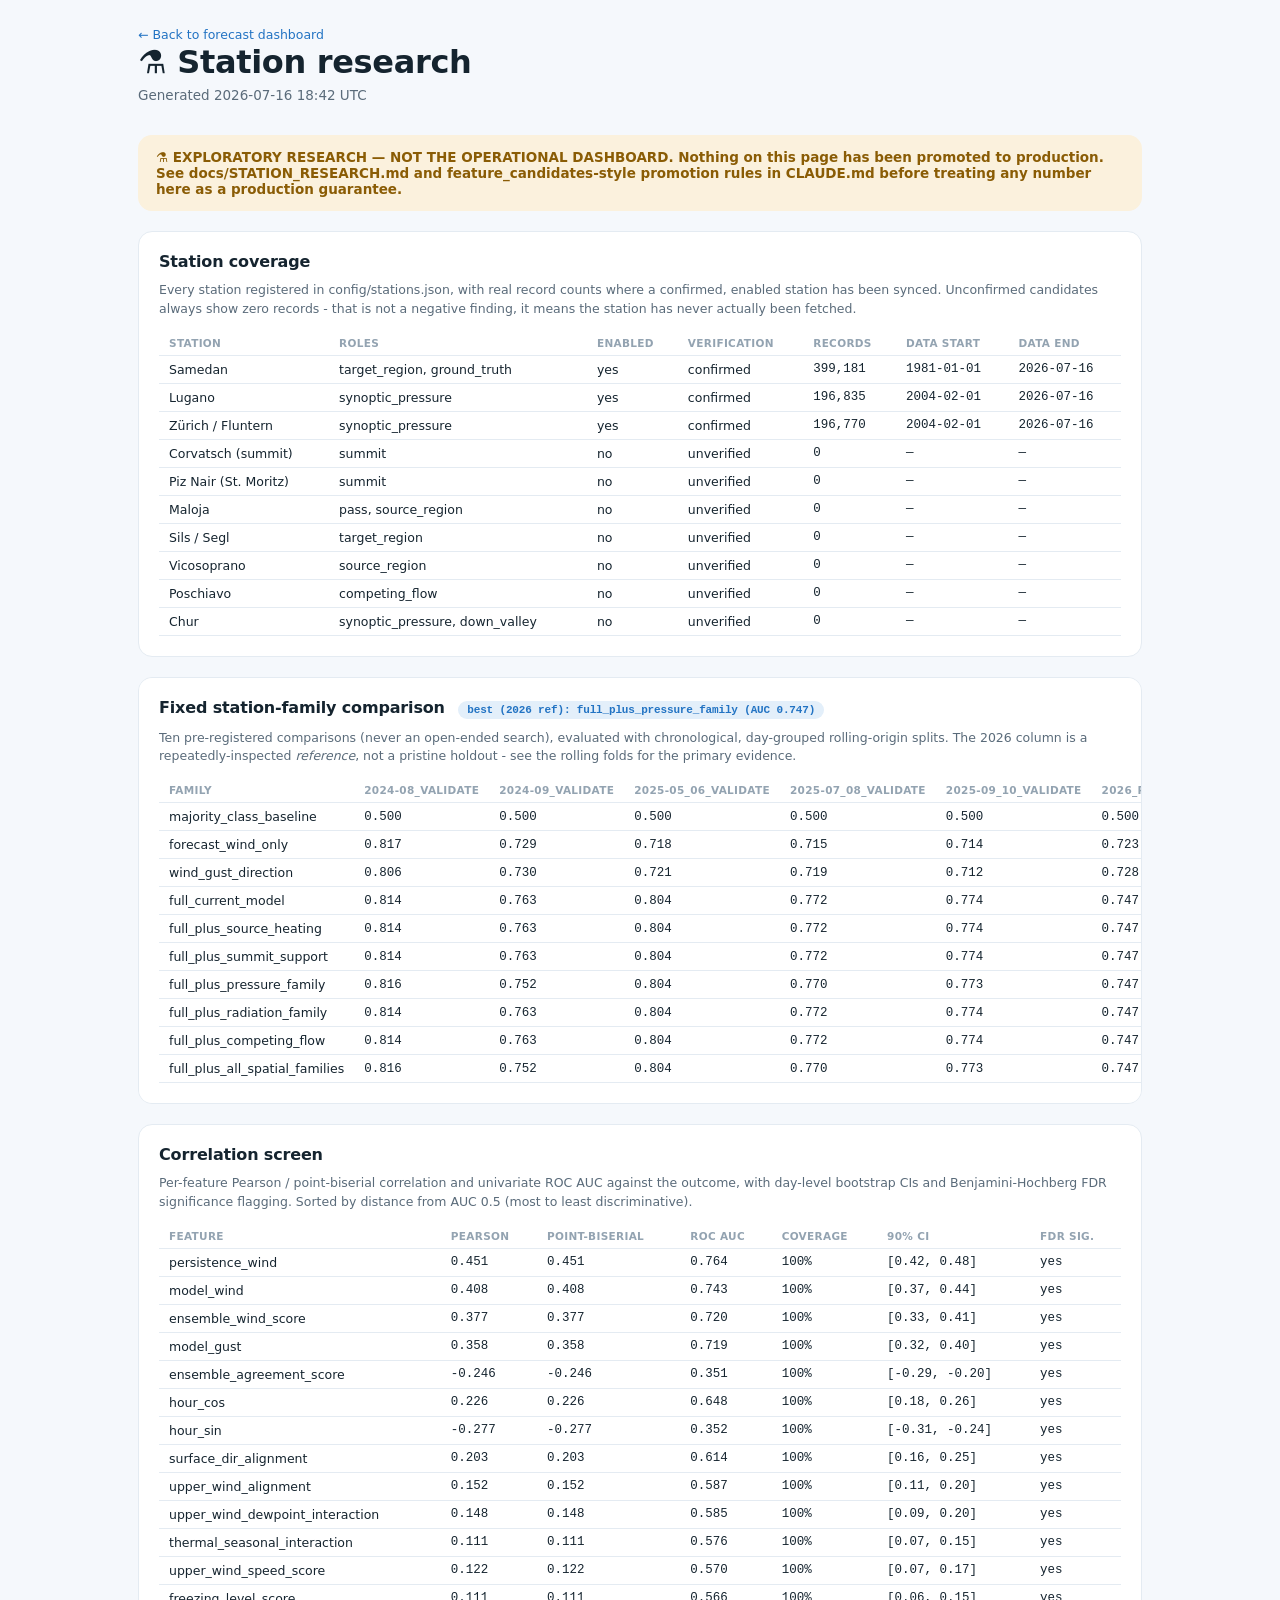
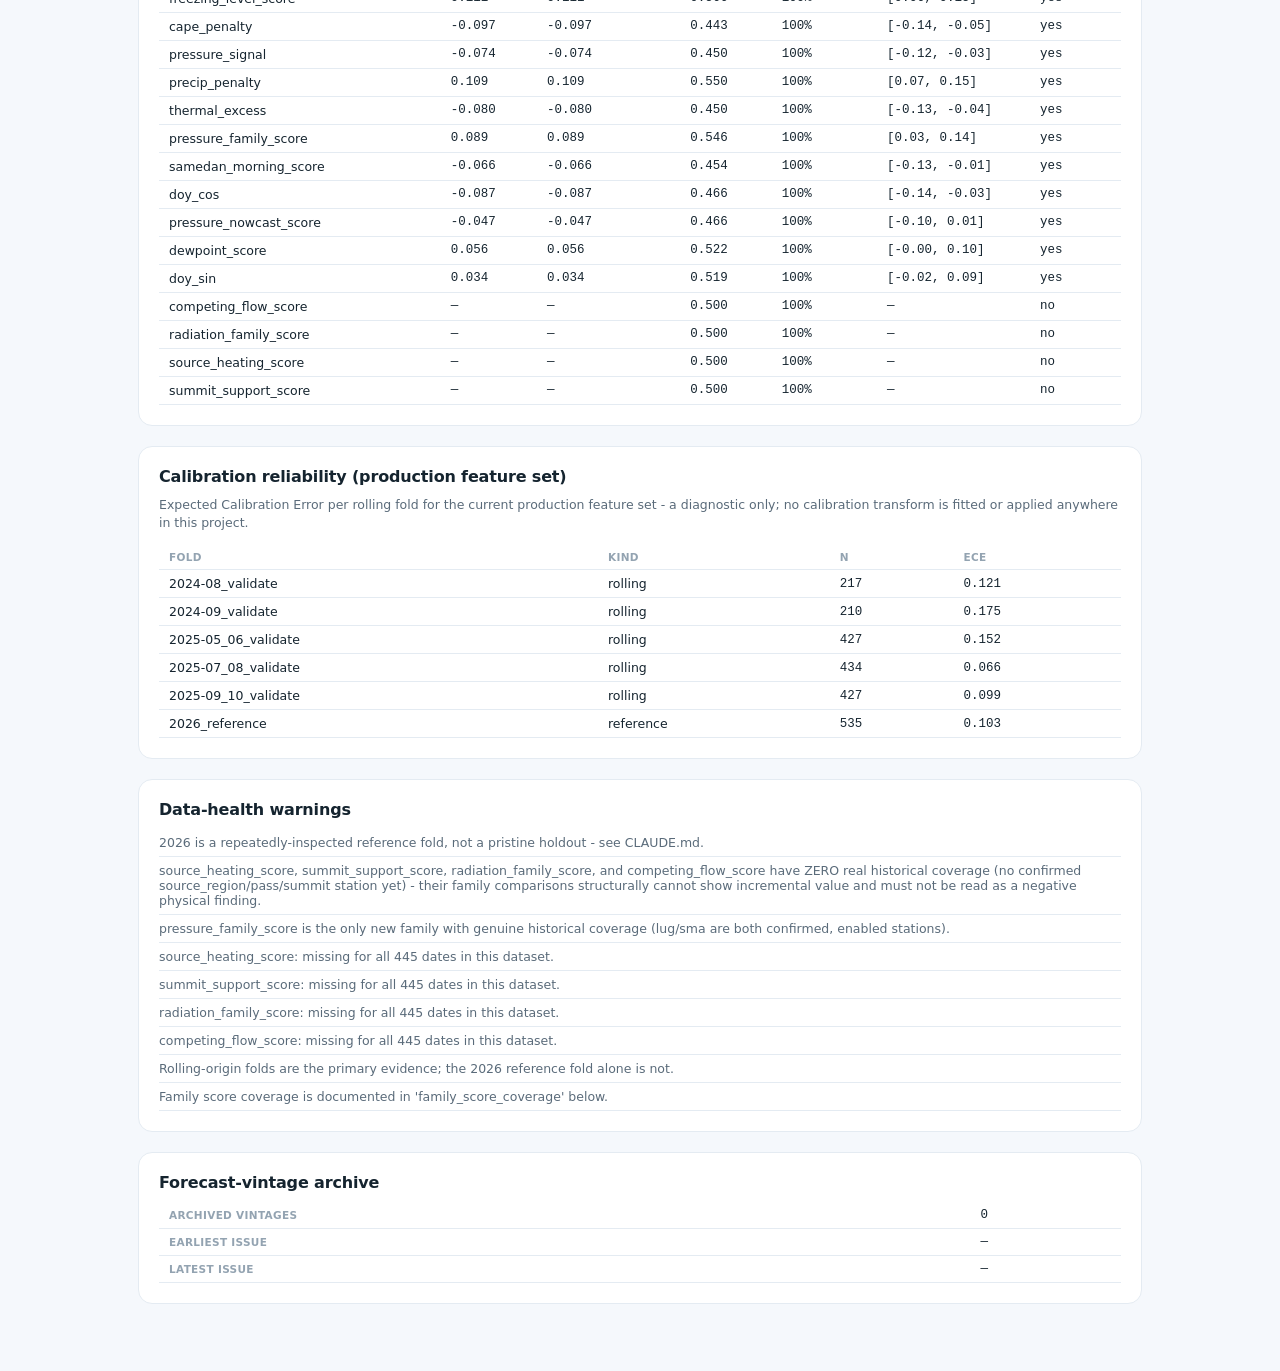
<file: docs/research.html>
<!DOCTYPE html>
<html lang="en">
<head>
<meta charset="UTF-8">
<meta name="viewport" content="width=device-width, initial-scale=1.0">
<meta name="description" content="Wingcheck exploratory station research - not the operational dashboard.">
<title>Wingcheck · Research</title>
<style>
  :root{
    --ice:#F5F8FC; --card:#FFFFFF; --line:#E4EBF2;
    --ink:#15242F; --ink-2:#5A6B7A; --ink-3:#93A3B1;
    --blue:#2273C3; --blue-soft:#E3EFFA;
    --warn:#D98E04; --warn-soft:#FBF1DD; --warn-ink:#8a5c05;
    --body:'Inter',system-ui,sans-serif; --mono:'JetBrains Mono',monospace;
    --radius:14px;
  }
  *{box-sizing:border-box;margin:0;padding:0}
  body{background:var(--ice);color:var(--ink);font-family:var(--body);overflow-x:hidden;}
  .wrap{max-width:1040px;margin:0 auto;padding:0 18px 64px;}
  h1,h2{font-weight:700;letter-spacing:-0.01em;}
  .banner{background:var(--warn-soft);color:var(--warn-ink);padding:14px 18px;border-radius:var(--radius);
    font-size:13.5px;font-weight:600;margin:24px 0 18px;}
  header{padding:24px 0 8px;}
  h1{font-size:clamp(24px,5vw,32px);}
  .sub{color:var(--ink-2);font-size:13.5px;margin-top:6px;}
  section{margin-top:20px;}
  .card{background:var(--card);border:1px solid var(--line);border-radius:var(--radius);padding:20px;
    overflow-x:auto;}
  h2{font-size:16px;margin-bottom:10px;}
  .explain{font-size:12.5px;color:var(--ink-2);margin-bottom:12px;line-height:1.5;}
  table{border-collapse:collapse;width:100%;font-size:12.5px;white-space:nowrap;}
  th,td{padding:6px 10px;border-bottom:1px solid var(--line);text-align:left;}
  th{color:var(--ink-3);font-weight:600;text-transform:uppercase;font-size:10.5px;letter-spacing:.03em;}
  td.num{font-family:var(--mono);}
  .empty{color:var(--ink-3);font-style:italic;font-size:13px;}
  .warn-list{list-style:none;}
  .warn-list li{padding:6px 0;border-bottom:1px solid var(--line-soft,var(--line));font-size:12.5px;color:var(--ink-2);}
  .back{font-size:12.5px;color:var(--blue);text-decoration:none;}
  .status-chip{display:inline-block;font-family:var(--mono);font-size:11px;padding:3px 9px;border-radius:100px;
    background:var(--blue-soft);color:var(--blue);margin-left:8px;}
</style>
</head>
<body>
<div class="wrap">
  <header>
    <a class="back" href="./index.html">&larr; Back to forecast dashboard</a>
    <h1>⚗ Station research</h1>
    <div class="sub" id="genAt">Loading...</div>
  </header>

  <div class="banner">⚗ EXPLORATORY RESEARCH — NOT THE OPERATIONAL DASHBOARD. Nothing on this page has been
    promoted to production. See docs/STATION_RESEARCH.md and feature_candidates-style promotion rules in
    CLAUDE.md before treating any number here as a production guarantee.</div>

  <section class="card">
    <h2>Station coverage</h2>
    <p class="explain">Every station registered in config/stations.json, with real record counts where a
      confirmed, enabled station has been synced. Unconfirmed candidates always show zero records - that is
      not a negative finding, it means the station has never actually been fetched.</p>
    <div id="coverageTable"></div>
  </section>

  <section class="card">
    <h2>Fixed station-family comparison <span class="status-chip" id="bestFamilyChip"></span></h2>
    <p class="explain">Ten pre-registered comparisons (never an open-ended search), evaluated with
      chronological, day-grouped rolling-origin splits. The 2026 column is a repeatedly-inspected
      <em>reference</em>, not a pristine holdout - see the rolling folds for the primary evidence.</p>
    <div id="familyTable"></div>
  </section>

  <section class="card">
    <h2>Correlation screen</h2>
    <p class="explain">Per-feature Pearson / point-biserial correlation and univariate ROC AUC against the
      outcome, with day-level bootstrap CIs and Benjamini-Hochberg FDR significance flagging. Sorted by
      distance from AUC 0.5 (most to least discriminative).</p>
    <div id="correlationTable"></div>
  </section>

  <section class="card">
    <h2>Calibration reliability (production feature set)</h2>
    <p class="explain">Expected Calibration Error per rolling fold for the current production feature set -
      a diagnostic only; no calibration transform is fitted or applied anywhere in this project.</p>
    <div id="calibrationTable"></div>
  </section>

  <section class="card">
    <h2>Data-health warnings</h2>
    <div id="warningsList"></div>
  </section>

  <section class="card">
    <h2>Forecast-vintage archive</h2>
    <div id="vintageSummary"></div>
  </section>
</div>

<script>
function fmtPct(v){ return (v==null) ? '—' : Math.round(v*100)+'%'; }
function fmtNum(v, d=3){ return (v==null) ? '—' : Number(v).toFixed(d); }

function renderCoverage(d){
  const el = document.getElementById('coverageTable');
  const stations = d.station_coverage || {};
  const ids = Object.keys(stations);
  if (!ids.length){ el.innerHTML = '<div class="empty">No station coverage manifest yet - run historical_data.py sync.</div>'; return; }
  el.innerHTML = `<table><thead><tr><th>Station</th><th>Roles</th><th>Enabled</th><th>Verification</th>
    <th>Records</th><th>Data start</th><th>Data end</th></tr></thead><tbody>` +
    ids.map(id=>{
      const s = stations[id];
      return `<tr><td>${s.name||id}</td><td>${(s.roles||[]).join(', ')}</td><td>${s.enabled?'yes':'no'}</td>
        <td>${s.verification||'—'}</td><td class="num">${(s.n_records||0).toLocaleString()}</td>
        <td class="num">${(s.data_start||'—').slice(0,10)}</td><td class="num">${(s.data_end||'—').slice(0,10)}</td></tr>`;
    }).join('') + `</tbody></table>`;
}

function renderFamilies(d){
  const el = document.getElementById('familyTable');
  const sa = d.station_analysis;
  if (!sa){ el.innerHTML = '<div class="empty">No station_analysis.py report yet - run it to populate this table.</div>'; return; }
  const comparison = sa.rolling_origin_family_comparison || {};
  const names = Object.keys(comparison);
  const foldNames = names.length ? comparison[names[0]].map(f=>f.fold) : [];
  document.getElementById('bestFamilyChip').textContent = sa.best_family ?
    `best (2026 ref): ${sa.best_family.name} (AUC ${fmtNum(sa.best_family.reference_roc_auc)})` : '';
  el.innerHTML = `<table><thead><tr><th>Family</th>` + foldNames.map(f=>`<th>${f}</th>`).join('') +
    `</tr></thead><tbody>` + names.map(name=>{
      const folds = comparison[name];
      return `<tr><td>${name}</td>` + folds.map(f=>`<td class="num">${fmtNum(f.full_window && f.full_window.roc_auc)}</td>`).join('') + `</tr>`;
    }).join('') + `</tbody></table>`;
}

function renderCorrelation(d){
  const el = document.getElementById('correlationTable');
  const sa = d.station_analysis;
  if (!sa){ el.innerHTML = '<div class="empty">No correlation data yet.</div>'; return; }
  const features = sa.correlation.features || {};
  const rows = Object.entries(features).sort((a,b)=>
    Math.abs((b[1].roc_auc||0.5)-0.5) - Math.abs((a[1].roc_auc||0.5)-0.5));
  el.innerHTML = `<table><thead><tr><th>Feature</th><th>Pearson</th><th>Point-biserial</th><th>ROC AUC</th>
    <th>Coverage</th><th>90% CI</th><th>FDR sig.</th></tr></thead><tbody>` +
    rows.map(([name,v])=>`<tr><td>${name}</td><td class="num">${fmtNum(v.pearson)}</td>
      <td class="num">${fmtNum(v.point_biserial)}</td><td class="num">${fmtNum(v.roc_auc)}</td>
      <td class="num">${fmtPct(v.coverage)}</td>
      <td class="num">${v.pearson_bootstrap_ci_90pct ? '['+fmtNum(v.pearson_bootstrap_ci_90pct[0],2)+', '+fmtNum(v.pearson_bootstrap_ci_90pct[1],2)+']' : '—'}</td>
      <td class="num">${v['fdr_significant_at_0.10'] ? 'yes' : 'no'}</td></tr>`).join('') + `</tbody></table>`;
}

function renderCalibration(d){
  const el = document.getElementById('calibrationTable');
  const sa = d.station_analysis;
  const cal = sa && sa.calibration;
  if (!cal || !cal.length){ el.innerHTML = '<div class="empty">No calibration data yet.</div>'; return; }
  el.innerHTML = `<table><thead><tr><th>Fold</th><th>Kind</th><th>n</th><th>ECE</th></tr></thead><tbody>` +
    cal.map(c=>`<tr><td>${c.fold}</td><td>${c.kind}</td><td class="num">${c.n}</td>
      <td class="num">${fmtNum(c.expected_calibration_error)}</td></tr>`).join('') + `</tbody></table>`;
}

function renderWarnings(d){
  const el = document.getElementById('warningsList');
  const sa = d.station_analysis;
  const warnings = sa ? (sa.data_health_warnings || []) : [];
  if (!warnings.length){ el.innerHTML = '<div class="empty">No warnings recorded.</div>'; return; }
  el.innerHTML = `<ul class="warn-list">` + warnings.map(w=>`<li>${w}</li>`).join('') + `</ul>`;
}

function renderVintages(d){
  const el = document.getElementById('vintageSummary');
  const v = d.forecast_vintages || {n_vintages:0};
  el.innerHTML = `<table><tbody>
    <tr><th>Archived vintages</th><td class="num">${v.n_vintages}</td></tr>
    <tr><th>Earliest issue</th><td class="num">${(v.earliest_issue||'—')}</td></tr>
    <tr><th>Latest issue</th><td class="num">${(v.latest_issue||'—')}</td></tr>
  </tbody></table>`;
}

async function init(){
  let d;
  try{
    const r = await fetch(`./research/research_data.json?v=${Date.now()}`, {cache:'no-store'});
    if(!r.ok) throw 0;
    d = await r.json();
  }catch(e){
    d = {generated_at:new Date().toISOString(), is_sample_data:true, station_coverage:{}, forecast_vintages:{n_vintages:0}};
  }
  for (const fn of [renderCoverage, renderFamilies, renderCorrelation, renderCalibration, renderWarnings, renderVintages]){
    try{ fn(d); }catch(e){ console.error(`${fn.name} failed:`, e); }
  }
  document.getElementById('genAt').textContent =
    (d.is_sample_data ? 'No research report yet - ' : 'Generated ') +
    (d.generated_at||'').slice(0,16).replace('T',' ') + ' UTC';
}
init();
</script>
</body>
</html>
</file>
